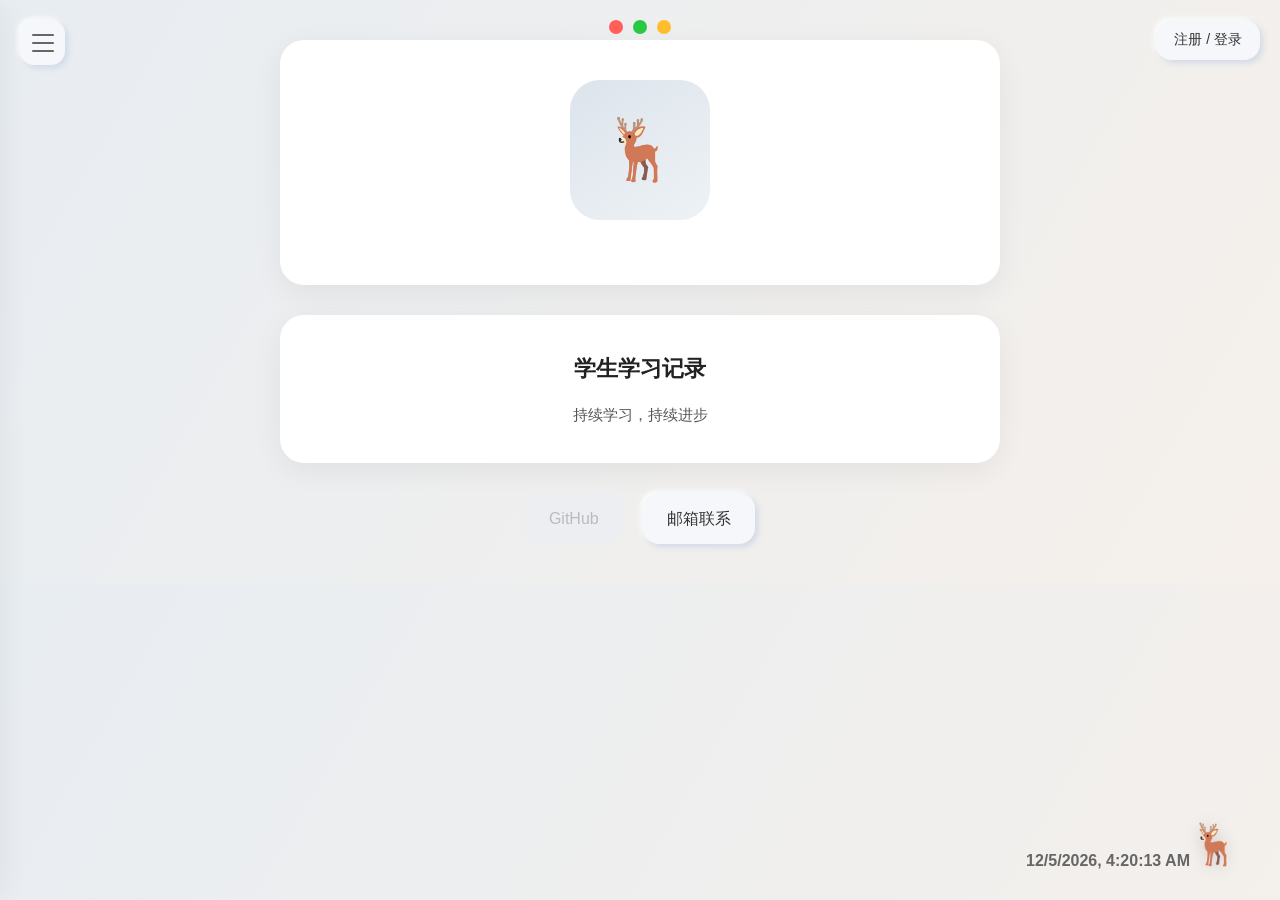
<file: index.html>
<!DOCTYPE html>
<html lang="zh-CN">
<head>
    <meta charset="UTF-8">
    <meta name="viewport" content="width=device-width, initial-scale=1.0">
    <link rel="icon" href="data:image/svg+xml,<svg xmlns='http://www.w3.org/2000/svg' viewBox='0 0 100 100'><text y='.9em' font-size='90'>🦌</text></svg>">
    <title>moving | 个人主页</title>
    <link rel="stylesheet" href="style.css">
</head>
<body>
    <div class="deer-icon" id="deerIcon">🦌</div>

    <div class="menu-btn" id="menuBtn">
        <span></span>
        <span></span>
        <span></span>
    </div>

    <div id="time" style="position: fixed; right: 90px; bottom: 26px; font-size: 16px; font-weight: bold; color: #666;"></div>

    <div style="position: fixed; top: 20px; right: 20px; z-index: 100;">
        <a href="#" class="link-btn" style="display: inline-block; padding: 8px 18px; border-radius: 16px; background: #f5f7fa; color: #333; text-decoration: none; font-size: 14px; box-shadow: 3px 3px 6px #d1d9e6, -2px -2px 5px #ffffff;">注册 / 登录</a>
    </div>

    <div class="sidebar" id="sidebar">
        <a href="#">首页</a>
        <a href="#">关于我</a>
        <a href="#" class="disabled">作品展示</a>
        <a href="#" class="disabled">学习记录</a>
        <a href="#" class="disabled">学习打卡</a>
        <a href="#">联系我</a>
    </div>
    <div class="mask" id="mask"></div>

    <div class="container">
        <div style="position: absolute; top: 20px; left: 50%; transform: translateX(-50%); display: flex; gap: 10px; z-index: 10;">
            <div class="control-btn" title="个人主页" style="width:14px;height:14px;border-radius:50%;background:#ff5f57;cursor:pointer;"></div>
            <div class="control-btn" title="打卡" style="width:14px;height:14px;border-radius:50%;background:#28c840;cursor:pointer;"></div>
            <div class="control-btn" title="社区" style="width:14px;height:14px;border-radius:50%;background:#ffbd2e;cursor:pointer;"></div>
        </div>

        <header>
            <div class="avatar">
                <img class="myAvatar" src="avatar.jpg" alt="头像">
                <div class="guestAvatar" style="display:none; font-size:60px; line-height:140px; text-align:center;">🦌</div>
            </div>
            <h1 class="nickName"></h1>
            <p class="school-info descTxt"></p>
        </header>

        <section>
            <div style="text-align: center;">
                <h2 style="font-size: 22px; font-weight: 600; color: #222;">学生学习记录</h2>
                <p style="font-size: 15px; color: #555; margin-top: 8px;">持续学习，持续进步</p>
            </div>
        </section>

        <div class="links">
            <a href="https://github.com/moving" class="link-btn disabled" style="padding:12px 24px; border-radius:16px; background:#f5f7fa; box-shadow:3px 3px 6px #d1d9e6, -2px -2px 5px #fff;">GitHub</a>
            <a href="mailto:wyyid_demaporo@163.com" class="link-btn" style="padding:12px 24px; border-radius:16px; background:#f5f7fa; box-shadow:3px 3px 6px #d1d9e6, -2px -2px 5px #fff;">邮箱联系</a>
        </div>
    </div>

    <div class="login-mask" id="loginMask">
        <div class="login-box">
            <div class="login-close" id="loginClose">×</div>
            <div class="login-tab">
                <span class="active" data-tab="login">登录</span>
                <span data-tab="reg">注册</span>
            </div>

            <div class="login-content show" id="loginTab">
                <input type="text" placeholder="请输入账号">
                <input type="password" placeholder="请输入密码">
                <button class="login-btn" id="loginBtn">登录</button>
            </div>

            <div class="login-content" id="regTab">
                <input type="text" placeholder="请设置账号">
                <input type="password" placeholder="设置密码">
                <input type="password" placeholder="确认密码">
                <button class="login-btn">注册</button>
            </div>
        </div>
    </div>

    <script src="script.js"></script>
</body>
</html>
</file>
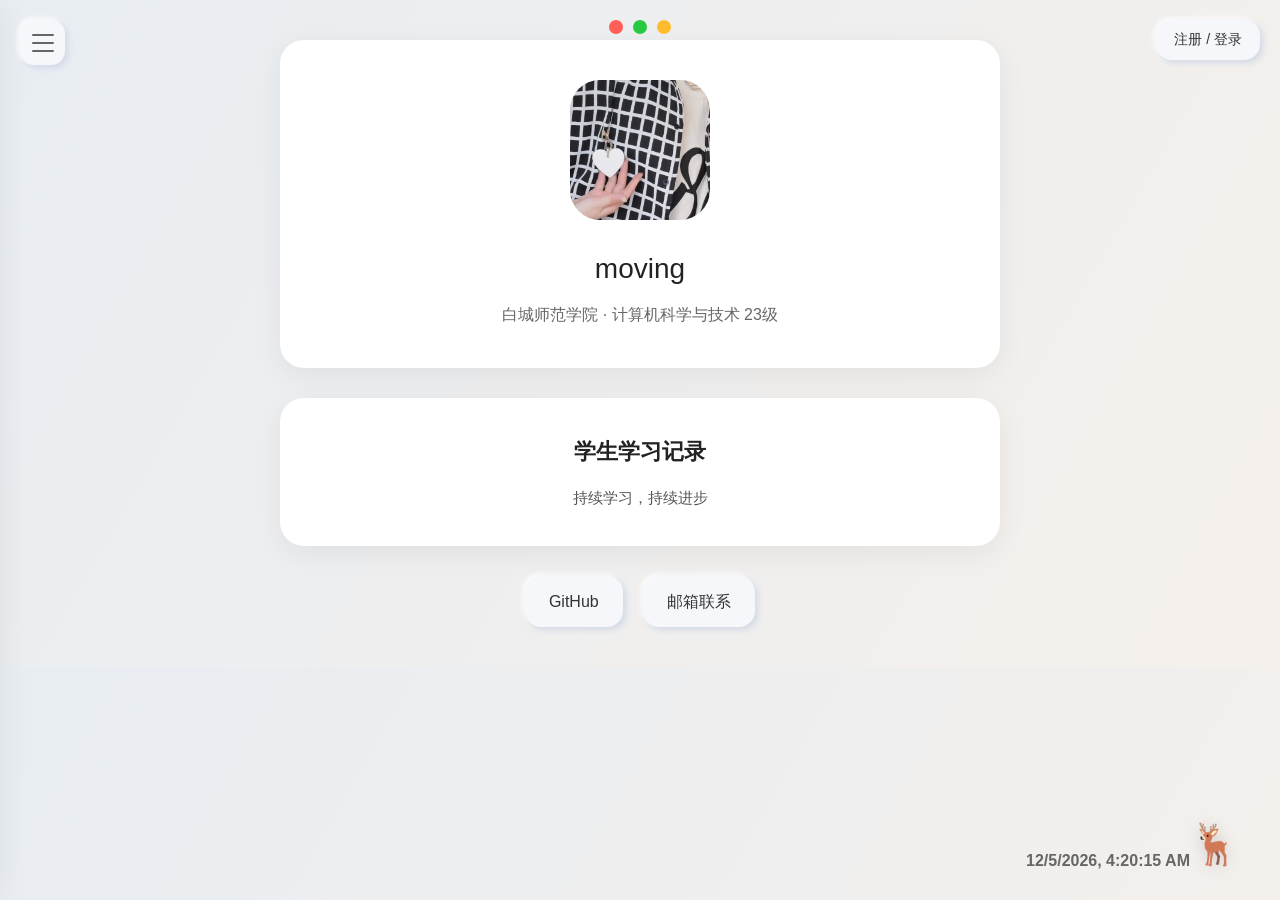
<file: first-html.html>
<!DOCTYPE html>
<html lang="zh-CN">
<head>
    <meta charset="UTF-8">
    <meta name="viewport" content="width=device-width, initial-scale=1.0">
    <link rel="icon" href="data:image/svg+xml,<svg xmlns='http://www.w3.org/2000/svg' viewBox='0 0 100 100'><text y='.9em' font-size='90'>🦌</text></svg>">
    <title>moving | 个人主页</title>
    <style>
        * {
            margin: 0;
            padding: 0;
            box-sizing: border-box;
            font-family: "PingFang SC", "Hiragino Sans GB", "Microsoft YaHei", "Helvetica Neue", sans-serif;
        }
        body {
            background: linear-gradient(120deg, #e8edf2, #f5f0eb);
            color: #333;
            line-height: 1.7;
            padding: 40px 20px;
        }
        .menu-btn {
            position: fixed;
            top: 20px;
            left: 20px;
            width: 45px;
            height: 45px;
            border-radius: 14px;
            background: #f5f7fa;
            box-shadow: 3px 3px 6px #d1d9e6, -2px -2px 5px #ffffff;
            display: flex;
            flex-direction: column;
            align-items: center;
            justify-content: center;
            gap: 6px;
            cursor: pointer;
            z-index: 100;
        }
        .menu-btn span {
            width: 22px;
            height: 2px;
            background: #666;
            border-radius: 1px;
        }
        .sidebar {
            position: fixed;
            top: 0;
            left: 0;
            width: 260px;
            height: 100vh;
            background: #fff;
            border-radius: 0 24px 24px 0;
            box-shadow: 4px 0 30px rgba(0, 0, 0, 0.05);
            padding: 60px 30px;
            transform: translateX(-100%);
            transition: transform 0.3s ease;
            z-index: 99;
        }
        .sidebar.active {
            transform: translateX(0);
        }
        .sidebar a {
            display: block;
            padding: 14px 16px;
            margin-bottom: 10px;
            border-radius: 16px;
            color: #333;
            text-decoration: none;
            font-size: 16px;
            position: relative;
            overflow: hidden;
        }
        .sidebar a::before {
            content: "";
            position: absolute;
            left: 0;
            top: 0;
            width: 0%;
            height: 100%;
            background: linear-gradient(to right, #d1d9e688, #f5f7fa);
            transition: width 0.3s ease;
            z-index: -1;
        }
        .sidebar a:hover::before {
            width: 100%;
        }
        .mask {
            position: fixed;
            top: 0;
            left: 0;
            width: 100%;
            height: 100vh;
            background: rgba(0, 0, 0, 0.2);
            opacity: 0;
            visibility: hidden;
            transition: 0.3s;
            z-index: 98;
        }
        .mask.active {
            opacity: 1;
            visibility: visible;
        }
        .container {
            max-width: 720px;
            margin: 0 auto;
        }
        header {
            background: #ffffff;
            border-radius: 24px;
            padding: 40px;
            text-align: center;
            box-shadow: 0 8px 30px rgba(0, 0, 0, 0.06);
            margin-bottom: 30px;
        }
        .avatar {
            width: 140px;
            height: 140px;
            border-radius: 30px;
            overflow: hidden;
            margin: 0 auto 25px;
            display: flex;
            align-items: center;
            justify-content: center;
            background: linear-gradient(145deg, #dce4ec, #eef2f5);
        }
        .avatar img {
            width: 100%;
            height: 100%;
            object-fit: cover;
        }
        h1 {
            font-size: 28px;
            font-weight: 500;
            color: #222;
            margin-bottom: 8px;
        }
        .school-info {
            font-size: 16px;
            color: #666;
        }
        section {
            background: #fff;
            border-radius: 24px;
            padding: 35px;
            margin-bottom: 30px;
            box-shadow: 0 8px 30px rgba(0, 0, 0, 0.06);
        }
        h2 {
            font-size: 20px;
            font-weight: 500;
            color: #333;
            margin-bottom: 15px;
        }
        .links {
            text-align: center;
            margin-top: 20px;
        }
        .links a {
            display: inline-block;
            padding: 12px 24px;
            margin: 0 8px;
            border-radius: 16px;
            background: #f5f7fa;
            color: #333;
            text-decoration: none;
            font-size: 16px;
            box-shadow: 3px 3px 6px #d1d9e6, -2px -2px 5px #ffffff;
        }
        .deer-icon {
            position: fixed;
            bottom: 30px;
            right: 30px;
            width: 60px;
            height: 60px;
            font-size: 40px;
            cursor: pointer;
            z-index: 100;
            filter: drop-shadow(0 2px 8px rgba(0, 0, 0, 0.15));
        }
        .deer-icon.clicked {
            animation: shake 0.4s ease;
        }
        @keyframes shake {
            0% { transform: rotate(0deg) scale(1); }
            25% { transform: rotate(-15deg) scale(1.1); }
            50% { transform: rotate(15deg) scale(1.1); }
            75% { transform: rotate(-10deg) scale(1.05); }
            100% { transform: rotate(0deg) scale(1); }
        }
               .control-btn:hover {
            filter: brightness(1.1);
        }
        .link-btn {
          transition: all 0.3s ease;
        }
        .link-btn:hover {
          background: #eef0f4 !important;
          box-shadow: 2px 2px 4px #d1d9e6, -1px -1px 3px #ffffff !important;
        }

    </style>
</head>
<body>
    <div class="deer-icon" id="deerIcon">🦌</div>

    <div class="menu-btn" id="menuBtn">
        <span></span>
        <span></span>
        <span></span>
    </div>

    <div id="time" style="position: fixed; right: 90px; bottom: 26px; font-size: 16px; font-weight: bold; color: #666;"></div>
    <!-- 右上角注册登录按钮 -->
<!-- 右上角注册登录按钮 定位不变 -->
<div style="position: fixed; top: 20px; right: 20px; z-index: 100;">
    <a href="#" class="link-btn" style="
        display: inline-block;
        padding: 8px 18px;
        border-radius: 16px;
        background: #f5f7fa;
        color: #333;
        text-decoration: none;
        font-size: 14px;
        box-shadow: 3px 3px 6px #d1d9e6, -2px -2px 5px #ffffff;
    ">注册 / 登录</a>
</div>

<div class="sidebar" id="sidebar">
    <a href="#">首页</a>
    <a href="#">关于我</a>
    <a href="#">作品展示</a>
    <a href="#">学习记录</a>
    <a href="#">学习打卡</a>
    <a href="#">联系我</a>
</div>
    <div class="mask" id="mask"></div>

    <div class="container">
        <!-- 三大金刚键（带原生title提示） -->
        <div style="
            position: absolute;
            top: 20px;
            left: 50%;
            transform: translateX(-50%);
            display: flex;
            gap: 10px;
            z-index: 10;
        ">
            <div class="control-btn" title="个人主页" style="width:14px;height:14px;border-radius:50%;background:#ff5f57;cursor:pointer;"></div>
            <div class="control-btn" title="打卡" style="width:14px;height:14px;border-radius:50%;background:#28c840;cursor:pointer;"></div>
            <div class="control-btn" title="社区" style="width:14px;height:14px;border-radius:50%;background:#ffbd2e;cursor:pointer;"></div>
        </div>

        <header>
            <div class="avatar">
                <img src="avatar.jpg" alt="头像">
            </div>
            <h1>moving</h1>
            <p class="school-info">白城师范学院 · 计算机科学与技术 23级</p>
        </header>

        <section>
            <div style="text-align: center;">
                <h2 style="font-size: 22px; font-weight: 600; color: #222;">学生学习记录</h2>
                <p style="font-size: 15px; color: #555; margin-top: 8px;">持续学习，持续进步</p>
            </div>
        </section>

        <div class="links">
            <a href="https://github.com/moving" class="link-btn" style="padding:12px 24px; border-radius:16px; background:#f5f7fa; box-shadow:3px 3px 6px #d1d9e6, -2px -2px 5px #fff;">GitHub</a>
            <a href="mailto:wyyid_demaporo@163.com" class="link-btn" style="padding:12px 24px; border-radius:16px; background:#f5f7fa; box-shadow:3px 3px 6px #d1d9e6, -2px -2px 5px #fff;">邮箱联系</a>
        </div>
    </div>

    <script>
        // 时间
        function updateTime() {
            let now = new Date();
            document.getElementById("time").innerText = now.toLocaleString();
        }
        setInterval(updateTime, 1000);
        updateTime();

        // 小鹿动画
        const deerIcon = document.getElementById('deerIcon');
        deerIcon.addEventListener('click', () => {
            deerIcon.classList.add('clicked');
            setTimeout(() => deerIcon.classList.remove('clicked'), 400);
        });

        // 汉堡菜单核心代码（之前就是少了这段！）
        const menuBtn = document.getElementById('menuBtn');
        const sidebar = document.getElementById('sidebar');
        const mask = document.getElementById('mask');

        // 点击汉堡按钮 → 打开/关闭侧边栏
        menuBtn.addEventListener('click', () => {
            sidebar.classList.toggle('active');
            mask.classList.toggle('active');
        });

        // 点击遮罩 → 关闭侧边栏
        mask.addEventListener('click', () => {
            sidebar.classList.remove('active');
            mask.classList.remove('active');
        });
    </script>
</body>
</html>
</file>
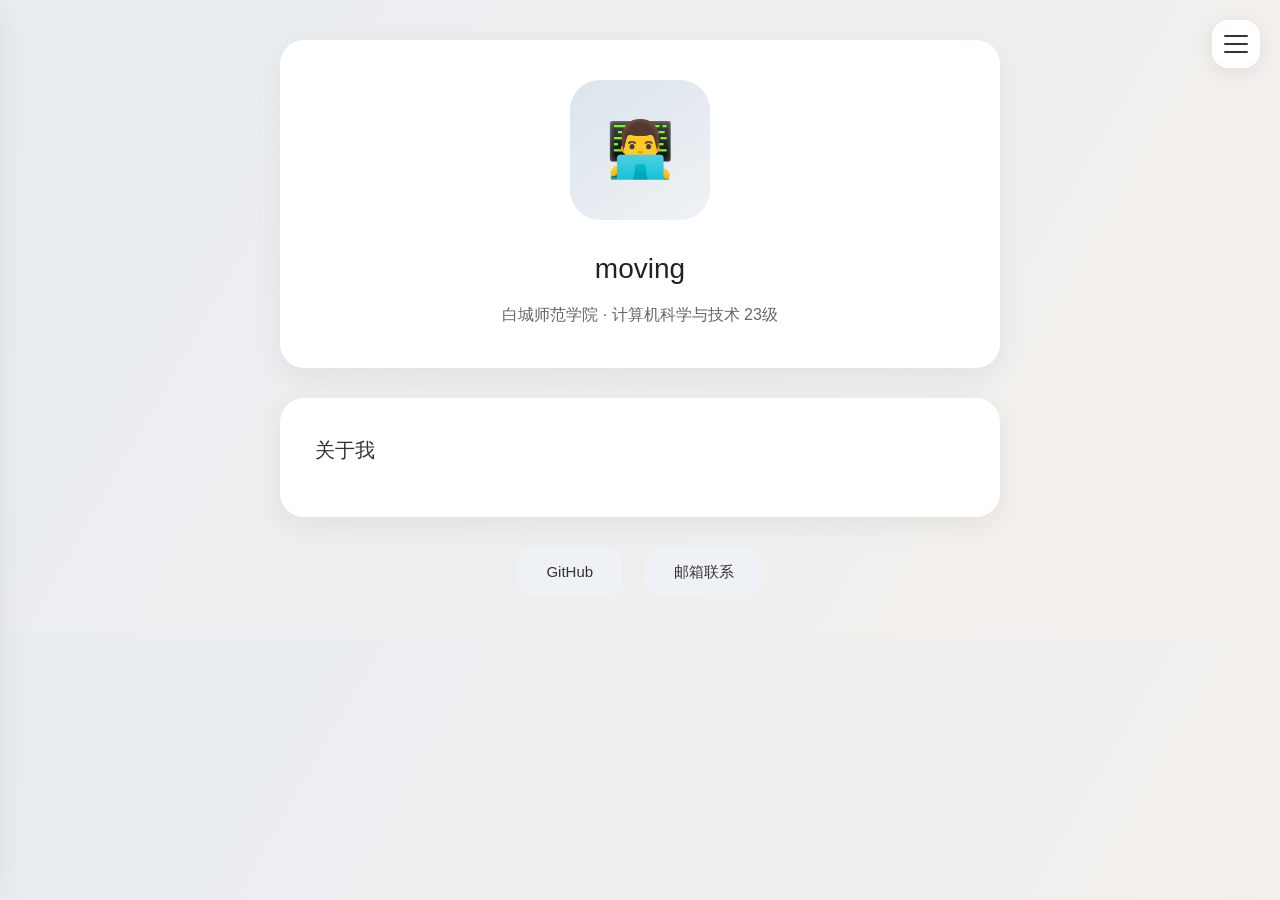
<file: html的骨架.html>
<!DOCTYPE html>
<html lang="zh-CN">
<head>
    <meta charset="UTF-8">
    <meta name="viewport" content="width=device-width, initial-scale=1.0">
    <title>moving | 个人主页</title>
    <style>
        /* 全局初始化 */
        * {
            margin: 0;
            padding: 0;
            box-sizing: border-box;
        }

        body {
            font-family: -apple-system, BlinkMacSystemFont, "Segoe UI", sans-serif;
            /* 油画柔和渐变背景 */
            background: linear-gradient(120deg, #e8edf2, #f5f0eb);
            color: #333;
            line-height: 1.7;
            padding: 40px 20px;
            transition: all 0.3s ease;
        }

        /* 汉堡菜单按钮 右上角 */
        .menu-btn {
            position: fixed;
            top: 20px;
            right: 20px;
            width: 48px;
            height: 48px;
            background: #fff;
            border-radius: 16px;
            box-shadow: 0 4px 20px rgba(0,0,0,0.08);
            display: flex;
            flex-direction: column;
            align-items: center;
            justify-content: center;
            gap: 6px;
            cursor: pointer;
            z-index: 100;
        }

        /* 三条横线 */
        .menu-btn span {
            display: block;
            width: 24px;
            height: 2px;
            background: #333;
            border-radius: 1px;
            transition: 0.3s;
        }

        /* 侧边栏 */
        .sidebar {
            position: fixed;
            top: 0;
            left: 0;
            width: 260px;
            height: 100vh;
            background: #fff;
            border-radius: 0 24px 24px 0;
            box-shadow: 4px 0 30px rgba(0,0,0,0.05);
            padding: 60px 30px;
            transform: translateX(-100%);
            transition: transform 0.3s ease;
            z-index: 99;
        }

        /* 侧边栏展开状态 */
        .sidebar.active {
            transform: translateX(0);
        }

        /* 侧边栏导航链接 */
        .sidebar a {
            display: block;
            padding: 14px 16px;
            margin-bottom: 10px;
            border-radius: 16px;
            color: #333;
            text-decoration: none;
            font-size: 16px;
            transition: background 0.2s;
        }

        .sidebar a:hover {
            background: #f5f7fa;
        }

        /* 遮罩层 */
        .mask {
            position: fixed;
            top: 0;
            left: 0;
            width: 100%;
            height: 100vh;
            background: rgba(0,0,0,0.2);
            opacity: 0;
            visibility: hidden;
            transition: 0.3s;
            z-index: 98;
        }

        .mask.active {
            opacity: 1;
            visibility: visible;
        }

        /* 主内容容器 */
        .container {
            max-width: 720px;
            margin: 0 auto;
        }

        header {
            background: #ffffff;
            border-radius: 24px;
            padding: 40px;
            text-align: center;
            box-shadow: 0 8px 30px rgba(0, 0, 0, 0.06);
            margin-bottom: 30px;
        }

        .avatar {
            width: 140px;
            height: 140px;
            border-radius: 30px;
            background: linear-gradient(145deg, #dce4ec, #eef2f5);
            margin: 0 auto 25px;
            display: flex;
            align-items: center;
            justify-content: center;
            font-size: 55px;
            color: #555;
        }

        h1 {
            font-size: 28px;
            font-weight: 500;
            color: #222;
            margin-bottom: 8px;
        }

        .school-info {
            font-size: 16px;
            color: #666;
        }

        section {
            background: #fff;
            border-radius: 24px;
            padding: 35px;
            margin-bottom: 30px;
            box-shadow: 0 8px 30px rgba(0, 0, 0, 0.06);
        }

        h2 {
            font-size: 20px;
            font-weight: 500;
            color: #333;
            margin-bottom: 15px;
        }

        .links {
            text-align: center;
            margin-top: 20px;
        }

        .links a {
            display: inline-block;
            padding: 12px 28px;
            margin: 0 10px;
            background-color: #eef2f7;
            color: #333;
            text-decoration: none;
            border-radius: 16px;
            font-size: 15px;
            transition: all 0.3s ease;
        }

        .links a:hover {
            background-color: #dde4ee;
        }
    </style>
</head>
<body>
    <!-- 汉堡菜单按钮 -->
    <div class="menu-btn" id="menuBtn">
        <span></span>
        <span></span>
        <span></span>
    </div>

    <!-- 侧边栏 -->
    <div class="sidebar" id="sidebar">
        <a href="#">首页</a>
        <a href="#">关于我</a>
        <a href="#">技能列表</a>
        <a href="#">项目作品</a>
        <a href="#">联系我</a>
    </div>

    <!-- 遮罩 -->
    <div class="mask" id="mask"></div>

    <div class="container">
        <header>
            <div class="avatar">👨‍💻</div>
            <h1>moving</h1>
            <p class="school-info">白城师范学院 · 计算机科学与技术 23级</p>
        </header>

        <section>
            <h2>关于我</h2>
            <!-- 简介留白 按你要求暂不填写 -->
        </section>

        <div class="links">
            <a href="https://github.com/moving">GitHub</a>
            <a href="mailto:wyyid_demaporo@163.com">邮箱联系</a>
        </div>
    </div>

    <script>
        // 获取元素
        const menuBtn = document.getElementById('menuBtn');
        const sidebar = document.getElementById('sidebar');
        const mask = document.getElementById('mask');

        // 点击展开/关闭侧边栏
        menuBtn.addEventListener('click', () => {
            sidebar.classList.toggle('active');
            mask.classList.toggle('active');
        });

        // 点击遮罩关闭侧边栏
        mask.addEventListener('click', () => {
            sidebar.classList.remove('active');
            mask.classList.remove('active');
        });
    </script>
</body>
</html>
</file>
<file: style.css>
* {
    margin: 0;
    padding: 0;
    box-sizing: border-box;
    font-family: "PingFang SC", "Hiragino Sans GB", "Microsoft YaHei", "Helvetica Neue", sans-serif;
}
body {
    background: linear-gradient(120deg, #e8edf2, #f5f0eb);
    color: #333;
    line-height: 1.7;
    padding: 40px 20px;
}
.menu-btn {
    position: fixed;
    top: 20px;
    left: 20px;
    width: 45px;
    height: 45px;
    border-radius: 14px;
    background: #f5f7fa;
    box-shadow: 3px 3px 6px #d1d9e6, -2px -2px 5px #ffffff;
    display: flex;
    flex-direction: column;
    align-items: center;
    justify-content: center;
    gap: 6px;
    cursor: pointer;
    z-index: 100;
}
.menu-btn span {
    width: 22px;
    height: 2px;
    background: #666;
    border-radius: 1px;
}
.sidebar {
    position: fixed;
    top: 0;
    left: 0;
    width: 260px;
    height: 100vh;
    background: #fff;
    border-radius: 0 24px 24px 0;
    box-shadow: 4px 0 30px rgba(0, 0, 0, 0.05);
    padding: 60px 30px;
    transform: translateX(-100%);
    transition: transform 0.3s ease;
    z-index: 99;
}
.sidebar.active {
    transform: translateX(0);
}
.sidebar a {
    display: block;
    padding: 14px 16px;
    margin-bottom: 10px;
    border-radius: 16px;
    color: #333;
    text-decoration: none;
    font-size: 16px;
    position: relative;
    overflow: hidden;
}
.sidebar a::before {
    content: "";
    position: absolute;
    left: 0;
    top: 0;
    width: 0%;
    height: 100%;
    background: linear-gradient(to right, #d1d9e688, #f5f7fa);
    transition: width 0.3s ease;
    z-index: -1;
}
.sidebar a:hover::before {
    width: 100%;
}
.mask {
    position: fixed;
    top: 0;
    left: 0;
    width: 100%;
    height: 100vh;
    background: rgba(0, 0, 0, 0.2);
    opacity: 0;
    visibility: hidden;
    transition: 0.3s;
    z-index: 98;
}
.mask.active {
    opacity: 1;
    visibility: visible;
}
.container {
    max-width: 720px;
    margin: 0 auto;
}
header {
    background: #ffffff;
    border-radius: 24px;
    padding: 40px;
    text-align: center;
    box-shadow: 0 8px 30px rgba(0, 0, 0, 0.06);
    margin-bottom: 30px;
}
.avatar {
    width: 140px;
    height: 140px;
    border-radius: 30px;
    overflow: hidden;
    margin: 0 auto 25px;
    display: flex;
    align-items: center;
    justify-content: center;
    background: linear-gradient(145deg, #dce4ec, #eef2f5);
    position: relative;
}
.avatar img {
    width: 100%;
    height: 100%;
    object-fit: cover;
}
.myAvatar, .guestAvatar {
    position: absolute;
    left: 0;
    top: 0;
    width: 100%;
    height: 100%;
}
h1 {
    font-size: 28px;
    font-weight: 500;
    color: #222;
    margin-bottom: 8px;
}
.school-info {
    font-size: 16px;
    color: #666;
}
section {
    background: #fff;
    border-radius: 24px;
    padding: 35px;
    margin-bottom: 30px;
    box-shadow: 0 8px 30px rgba(0, 0, 0, 0.06);
}
h2 {
    font-size: 20px;
    font-weight: 500;
    color: #333;
    margin-bottom: 15px;
}
.links {
    text-align: center;
    margin-top: 20px;
}
.links a {
    display: inline-block;
    padding: 12px 24px;
    margin: 0 8px;
    border-radius: 16px;
    background: #f5f7fa;
    color: #333;
    text-decoration: none;
    font-size: 16px;
    box-shadow: 3px 3px 6px #d1d9e6, -2px -2px 5px #ffffff;
}
.deer-icon {
    position: fixed;
    bottom: 30px;
    right: 30px;
    width: 60px;
    height: 60px;
    font-size: 40px;
    cursor: pointer;
    z-index: 100;
    filter: drop-shadow(0 2px 8px rgba(0, 0, 0, 0.15));
}
.deer-icon.clicked {
    animation: shake 0.4s ease;
}
@keyframes shake {
    0% { transform: rotate(0deg) scale(1); }
    25% { transform: rotate(-15deg) scale(1.1); }
    50% { transform: rotate(15deg) scale(1.1); }
    75% { transform: rotate(-10deg) scale(1.05); }
    100% { transform: rotate(0deg) scale(1); }
}
.control-btn:hover {
    filter: brightness(1.1);
}
.link-btn {
    transition: all 0.3s ease;
}
.link-btn:hover {
    background: #eef2f5 !important;
    box-shadow: 2px 2px 4px #d1d9e6, -1px -1px 3px #ffffff !important;
}
a.disabled {
    color: #bbb !important;
    cursor: not-allowed !important;
    pointer-events: none !important;
    background: #eceef2 !important;
    box-shadow: none !important;
}
.login-mask {
    position: fixed;
    top: 0;
    left: 0;
    width: 100%;
    height: 100vh;
    background: rgba(0,0,0,0.4);
    z-index: 200;
    display: none;
}
.login-mask.show {
    display: block;
}
.login-box {
    width: 340px;
    background: #fff;
    border-radius: 20px;
    padding: 30px;
    position: absolute;
    top: 50%;
    left: 50%;
    transform: translate(-50%,-50%);
    box-shadow: 0 10px 40px rgba(0,0,0,0.2);
}
.login-close {
    position: absolute;
    top: 15px;
    right: 20px;
    font-size: 24px;
    cursor: pointer;
    color: #888;
}
.login-close:hover {
    color: #333;
}
.login-tab {
    display: flex;
    justify-content: center;
    gap: 30px;
    margin-bottom: 20px;
}
.login-tab span {
    font-size: 17px;
    cursor: pointer;
    padding: 4px 0;
}
.login-tab span.active {
    font-weight: bold;
    border-bottom: 2px solid #d1d9e6;
}
.login-content {
    display: none;
}
.login-content.show {
    display: block;
}
.login-content input {
    width: 100%;
    padding: 12px 14px;
    margin-bottom: 14px;
    border: 1px solid #eee;
    border-radius: 12px;
    outline: none;
    font-size: 15px;
}
.login-btn {
    width: 100%;
    padding: 12px;
    border: none;
    border-radius: 12px;
    background: #f5f7fa;
    box-shadow: 2px 2px 5px #d1d9e6, -1px -1px 3px #fff;
    cursor: pointer;
    font-size: 16px;
}
</file>
